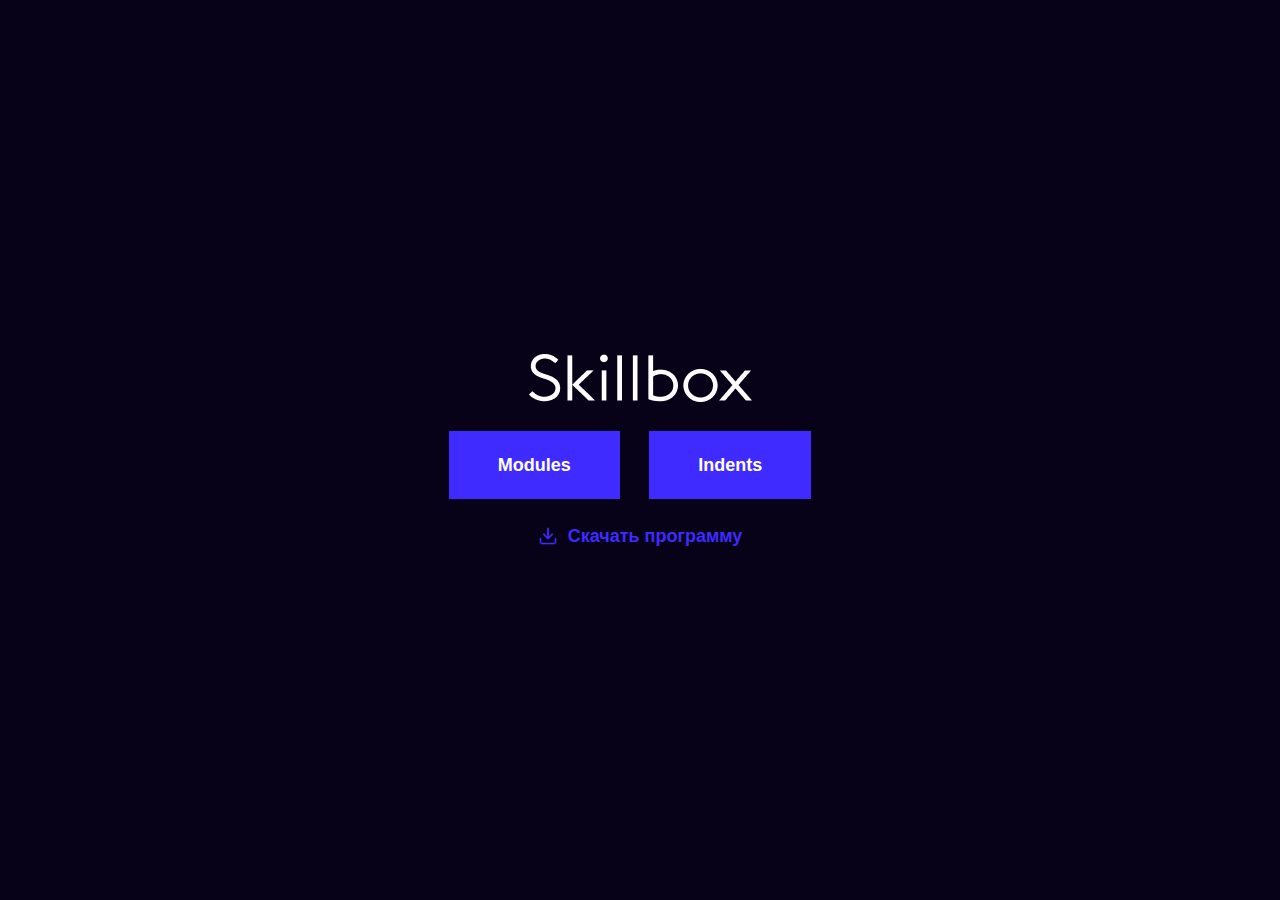
<file: index.html>
<!DOCTYPE html>
<html lang="ru">

<head>
  <meta charset="UTF-8">
  <meta name="viewport" content="width=device-width, initial-scale=1.0">
  <title>Document</title>
  <link rel="stylesheet" href="css/normalize.css">
  <link rel="stylesheet" href="css/style.css">
</head>

<body>
  <div class="main-content">
    <a class="logo1" href="https://skillbox.ru/" target="_blank">
      <img src="css/img/logo-light.png" alt="Логотип Skillbox">
    </a>
    <div class="mi">
        <a class="mi1" href="modules.html" target="_blank">Modules</a>
        <a class="mi1" href="article.html" target="_blank">Indents</a>
    </div>
    <a class="download" href="2.14_skillbox.docx" download>Скачать программу</a>
  </div>
</body>

</html>
</file>
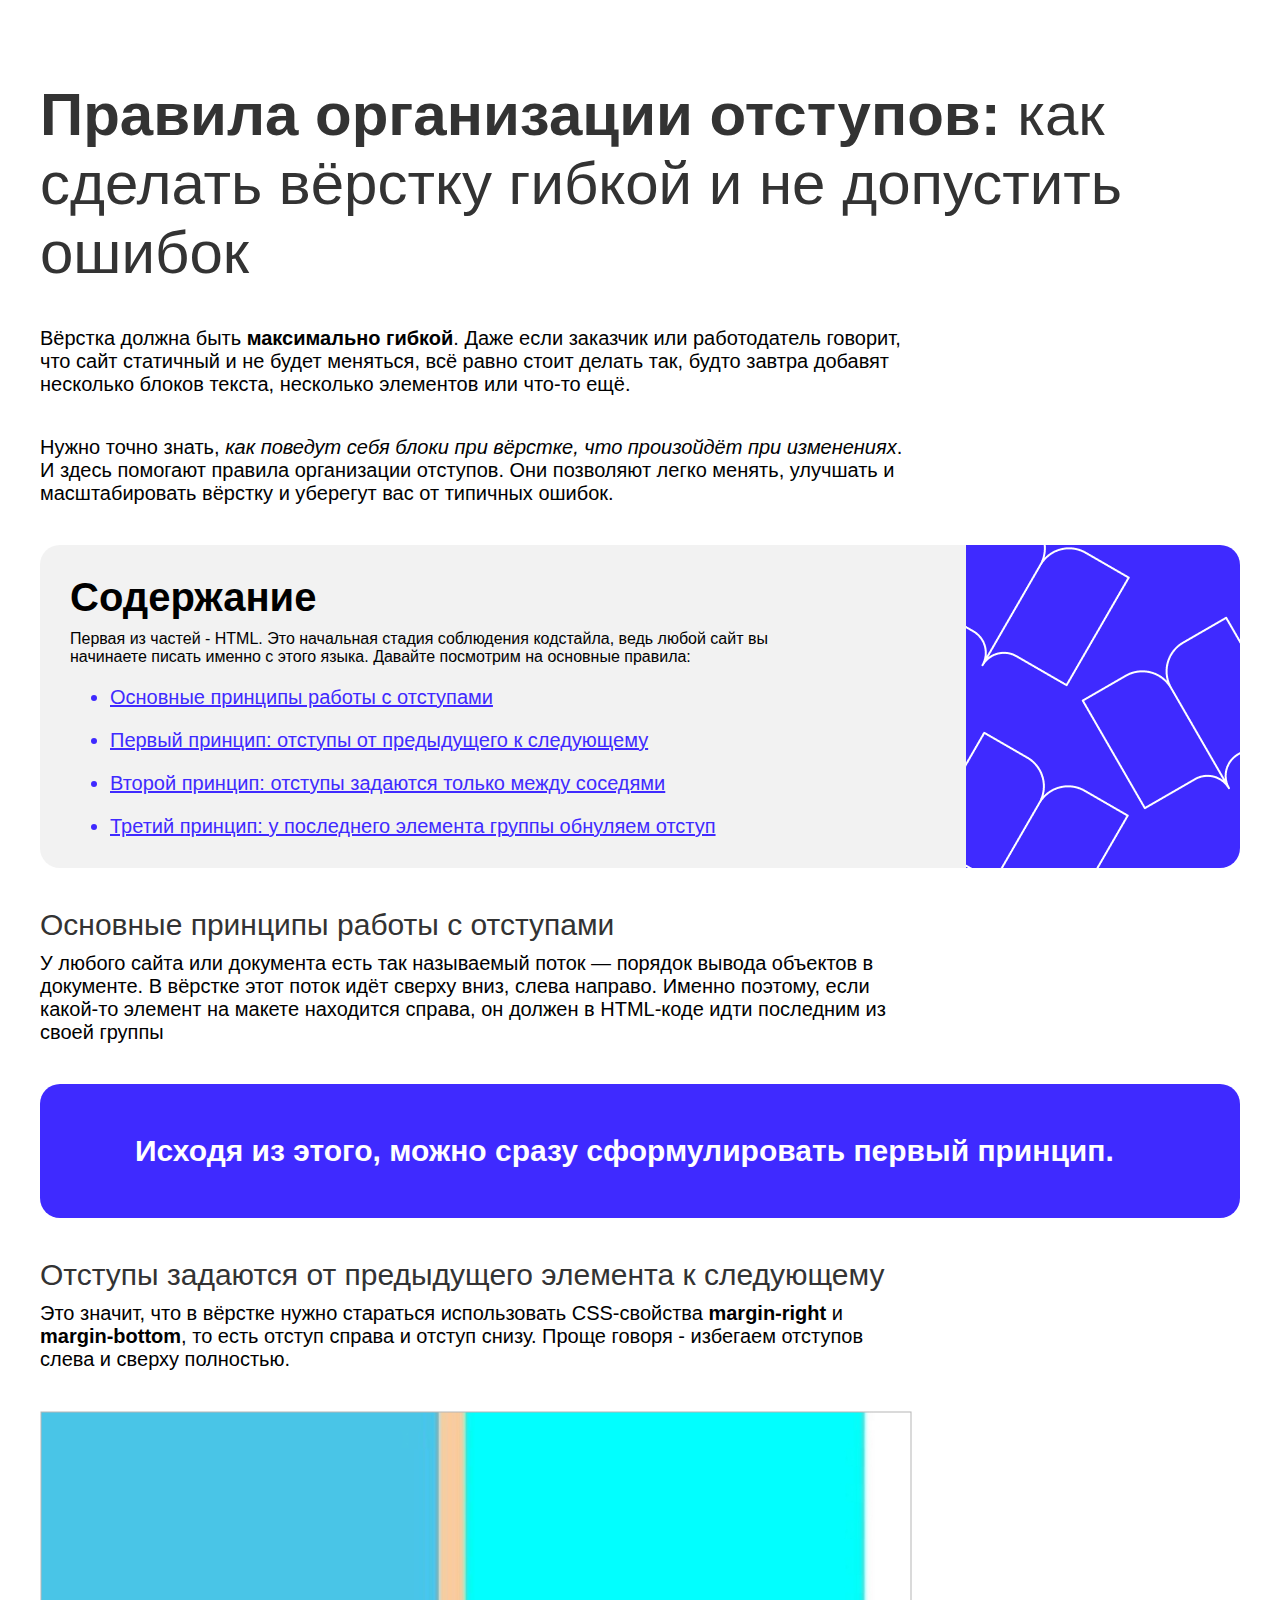
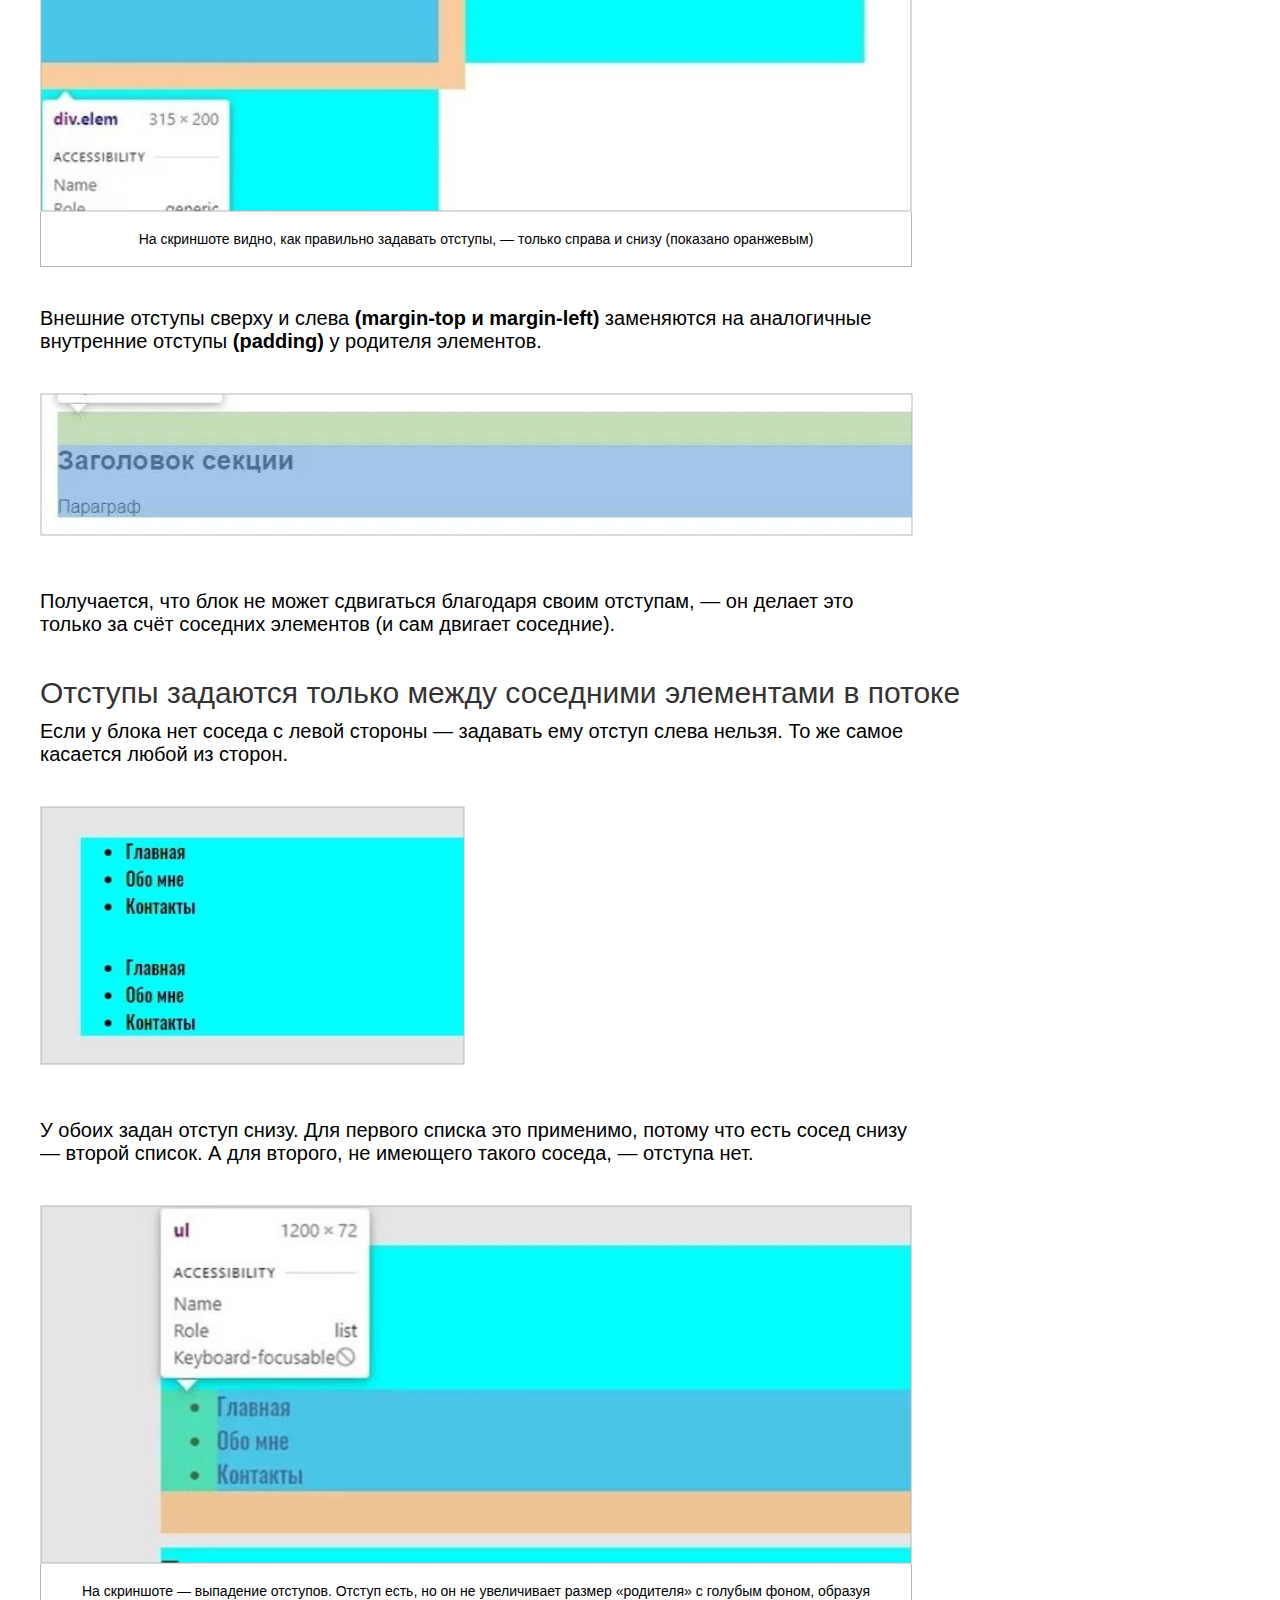
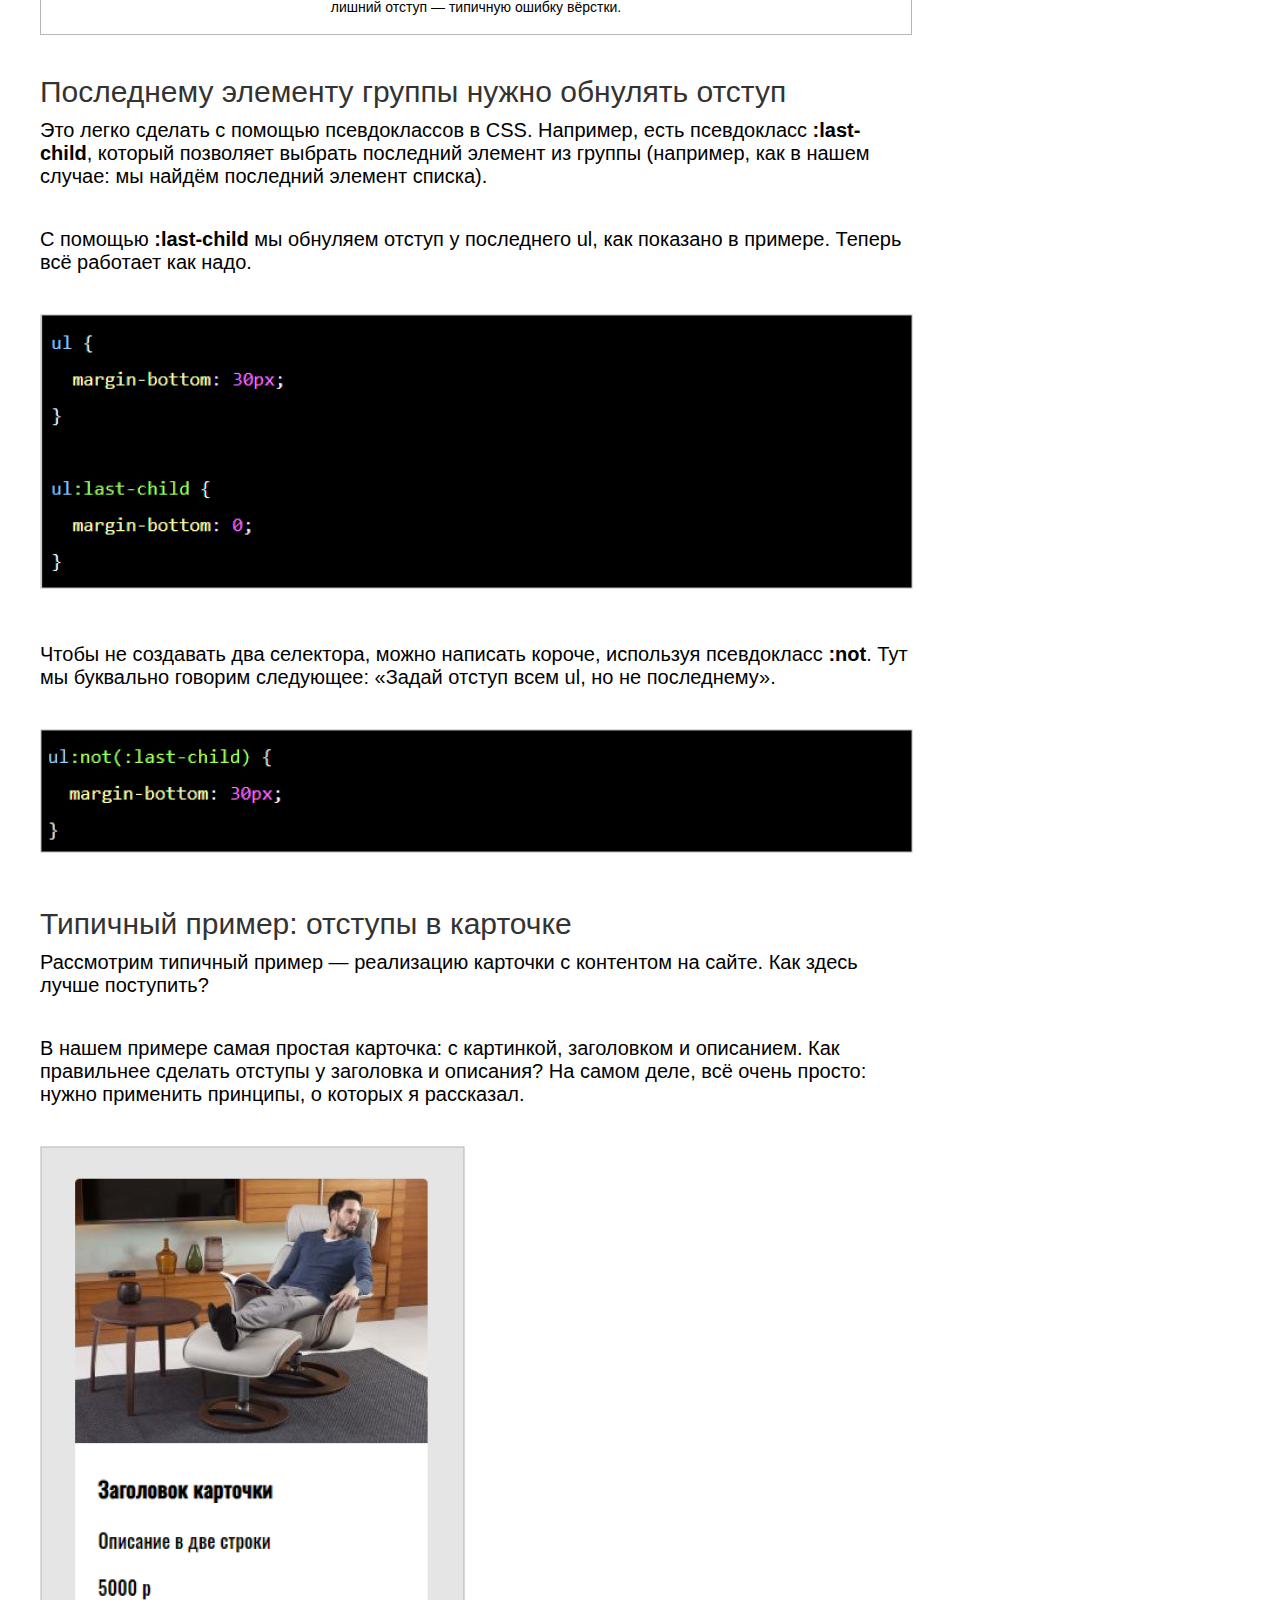
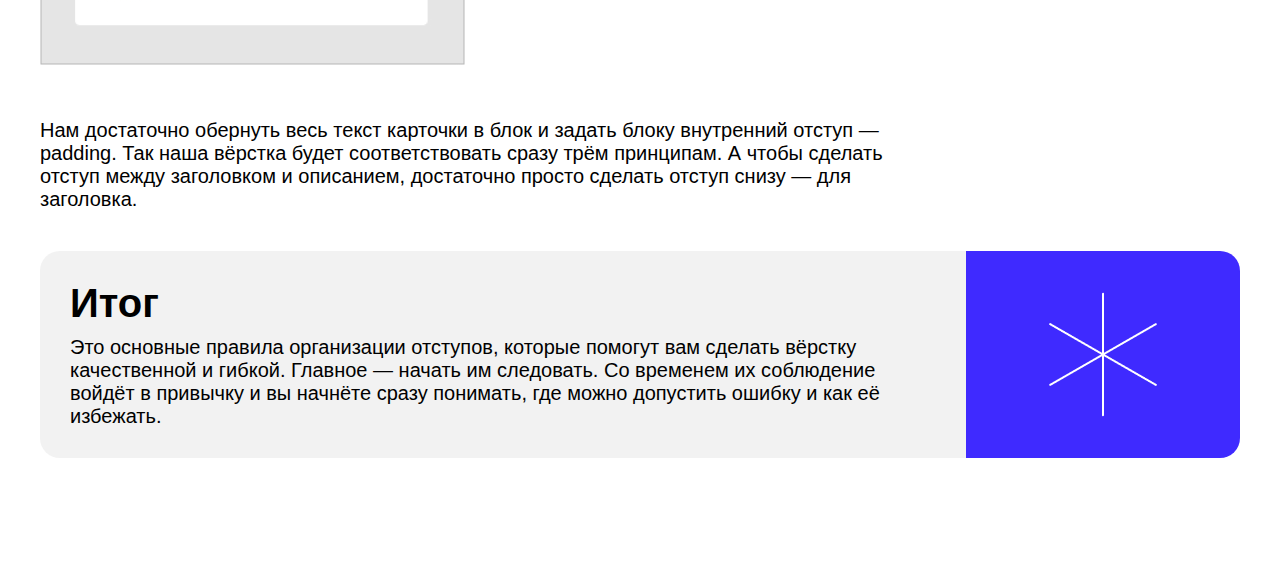
<file: article.html>
<!DOCTYPE html>
<html lang="ru">

<head>
  <meta charset="UTF-8">
  <meta name="viewport" content="width=device-width, initial-scale=1.0">
  <title>Document</title>
  <link rel="stylesheet" href="css/normalize.css">
  <link rel="stylesheet" href="css/style.css">
</head>

<body>
  <div class="container">
    <h1 class="about-layot"><b>Правила организации отступов:</b> как сделать вёрстку гибкой и не допустить ошибок</h1>
    <p class="layot-text">Вёрстка должна быть <strong>максимально гибкой</strong>. Даже если заказчик или работодатель говорит, что сайт
      статичный и не будет меняться, всё равно стоит делать так, будто завтра добавят несколько блоков текста,
      несколько элементов или что-то ещё.</p>
    <p class="layot-text2">Нужно точно знать, <i>как поведут себя блоки при вёрстке, что произойдёт при изменениях</i>. И здесь помогают
      правила организации отступов. Они позволяют легко менять, улучшать и масштабировать вёрстку и уберегут вас от
      типичных ошибок.</p>
    <div class="content">
      <h2 class="content-list">Содержание</h2>
      <p class="content-text">Первая из частей - HTML. Это начальная стадия соблюдения кодстайла, ведь любой сайт вы начинаете
        писать именно с
        этого языка. Давайте посмотрим на основные правила:</p>
      <ul class="content-items">
        <li class="item"><a href="#1">Основные принципы работы с отступами</a></li>
        <li class="item"><a href="#2">Первый принцип: отступы от предыдущего к следующему</a></li>
        <li class="item"><a href="#3">Второй принцип: отступы задаются только между соседями</a></li>
        <li class="item"><a href="#4">Третий принцип: у последнего элемента группы обнуляем отступ</a></li>
      </ul>
    </div>
    <div id="1">
      <h3 class="about-basic" >Основные принципы работы с отступами</h3>
      <p class="basic-text">У любого сайта или документа есть так называемый поток — порядок вывода объектов в документе. В
        вёрстке этот
        поток идёт сверху вниз, слева направо. Именно поэтому, если какой-то элемент на макете находится справа, он
        должен в HTML-коде идти последним из своей группы</p>
      <p class="border-text">Исходя из этого, можно сразу сформулировать первый принцип.</p>
    </div>
    <div id="2">
      <h3 class="about-margin">Отступы задаются от предыдущего элемента к следующему</h3>
      <p class="margin-text">Это значит, что в вёрстке нужно стараться использовать CSS-свойства <strong>margin-right</strong> и
        <strong>margin-bottom</strong>, то есть отступ справа и отступ снизу. Проще говоря - избегаем отступов слева
        и сверху полностью.
      </p>
      <figure class="img-block">
        <img class="img-margin" src="css/img/1.jpg" alt="img-margin">
        <figcaption class="img-block-text">На скриншоте видно, как правильно задавать отступы, — только справа и снизу (показано оранжевым)
        </figcaption>
      </figure>
      <p class="margin-text1">Внешние отступы сверху и слева <strong>(margin-top и margin-left)</strong> заменяются на аналогичные
        внутренние отступы <strong>(padding)</strong> у родителя элементов.
      </p>
      <img class="img-margin2" src="css/img/2.jpg" alt="img-margin2">
      <p class="margin-text2">Получается, что блок не может сдвигаться благодаря своим отступам, — он делает это только за счёт соседних
        элементов (и сам двигает соседние).
      </p>
    </div>
    <div id="3">
      <h3 class="about-neighbour-margin">Отступы задаются только между соседними элементами в потоке</h3>
      <p class="neighbour-margin-text">Если у блока нет соседа с левой стороны — задавать ему отступ слева нельзя. То же самое касается
        любой из
        сторон.
      </p>
      <img class="img-neighbour-margin" src="css/img/3.jpg" alt="img-neighbour-margin">
      <p class="neighbour-margin-text2">У обоих задан отступ снизу. Для первого списка это применимо, потому что есть сосед снизу — второй
        список. А
        для второго, не имеющего такого соседа, — отступа нет.
      </p>
      <figure class="img-block2">
        <img class="img-neighbour-margin2" src="css/img/4.jpg" alt="img-neighbour-margin2">
        <figcaption class="img-block-text2">На скриншоте — выпадение отступов. Отступ есть, но он не увеличивает размер «родителя» с голубым
          фоном, образуя лишний отступ — типичную ошибку вёрстки.
        </figcaption>
      </figure>
    </div>
    <div id="4">
      <h3 class="about-last-element">Последнему элементу группы нужно обнулять отступ</h3>
      <p class="last-element-text">Это легко сделать с помощью псевдоклассов в CSS. Например, есть псевдокласс <b>:last-child</b>, который
        позволяет выбрать последний элемент из группы (например, как в нашем случае: мы найдём последний элемент
        списка).
      </p>
      <p class="last-element-text2">С помощью <b>:last-child</b> мы обнуляем отступ у последнего ul, как показано в примере. Теперь всё
        работает
        как надо.
      </p>
      <img class="img-last-element" src="css/img/5.jpg" alt="img-last-element">
      <p class="last-element-text3">Чтобы не создавать два селектора, можно написать короче, используя псевдокласс <b>:not</b>. Тут мы
        буквально
        говорим следующее: «Задай отступ всем ul, но не последнему».
      </p>
      <img class="img-last-element2" src="css/img/6.jpg" alt="img-last-element2">
      <h3 class="about-card-margin">Типичный пример: отступы в карточке</h3>
      <p class="card-margin-text">Рассмотрим типичный пример — реализацию карточки с контентом на сайте. Как здесь лучше поступить?
      </p>
      <p class="card-margin-text1">В нашем примере самая простая карточка: с картинкой, заголовком и описанием. Как правильнее сделать отступы у
        заголовка и описания? На самом деле, всё очень просто: нужно применить принципы, о которых я рассказал.
      </p>
      <img class="img-card-margin" src="css/img/7.jpg" alt="img-card-margin">
      <p class="card-margin-text2">Нам достаточно обернуть весь текст карточки в блок и задать блоку внутренний отступ — padding. Так наша
        вёрстка будет соответствовать сразу трём принципам. А чтобы сделать отступ между заголовком и описанием,
        достаточно просто сделать отступ снизу — для заголовка.
      </p>
    </div>
    <div class="result">
      <h2 class="about-result">Итог</h2>
      <p class="about-result-text">Это основные правила организации отступов, которые помогут вам сделать вёрстку качественной и
        гибкой. Главное —
        начать им следовать. Со временем их соблюдение войдёт в привычку и вы начнёте сразу понимать, где можно
        допустить ошибку и как её избежать.
      </p>
    </div>
  </div>
</body>

</html>
</file>
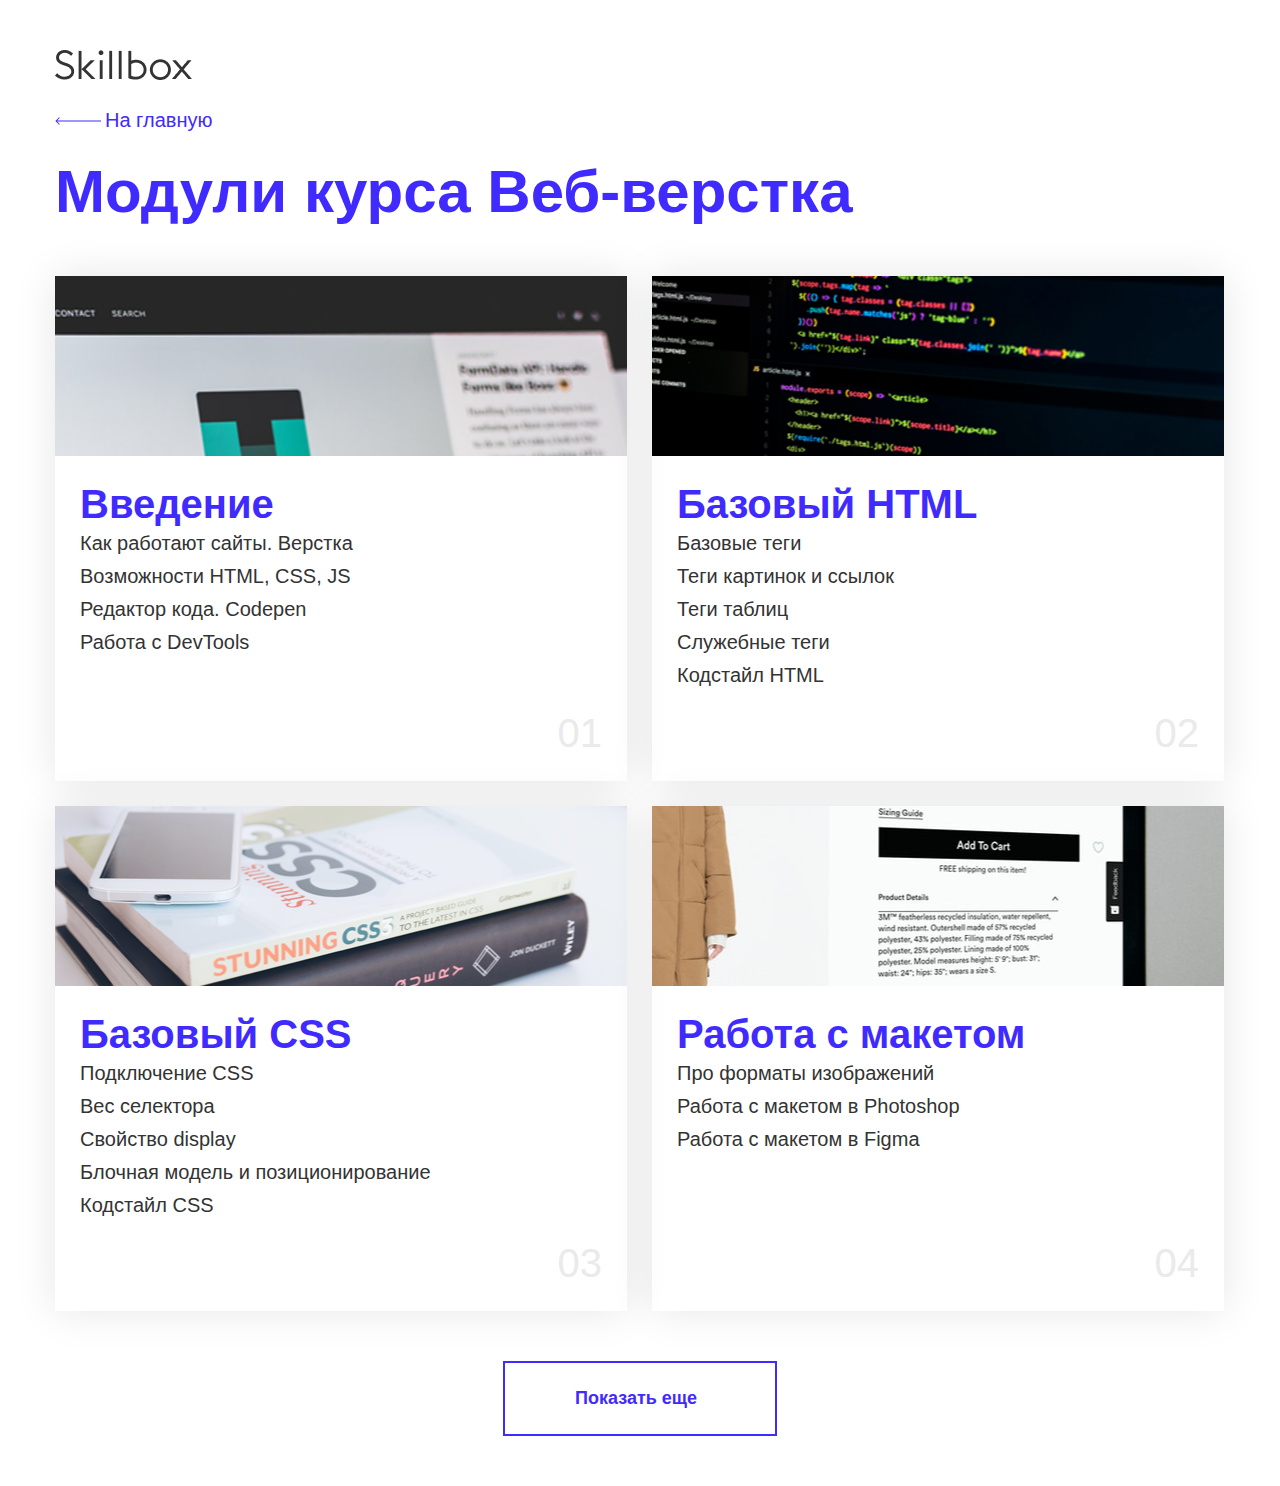
<file: modules.html>
<!DOCTYPE html>
<html lang="ru">
<head>
  <meta charset="UTF-8">
  <meta http-equiv="X-UA-Compatible" content="IE=edge">
  <meta name="viewport" content="width=device-width, initial-scale=1.0">
  <title>Document</title>
  <link rel="stylesheet" href="css/normalize.css">
  <link rel="stylesheet" href="css/style.css">
</head>
<body class="body">
  <div class="container1">
      <a  class="logo-png" href="https://skillbox.ru/" target="_blank"><img src="css/img/Vector (1).png" alt="logo-skillbox"></a>
      <a class="back-btn" href="index.html">На главную</a>
    <h1 class="about-modules">Модули курса Веб-верстка</h1>
    <ul class="modules-list">
      <li class="card">
        <h4 class="h-intro">Введение</h4>
        <ul class="intro">
          <li class="intro-items">Как работают сайты. Верстка</li>
          <li class="intro-items">Возможности HTML, CSS, JS</li>
          <li class="intro-items">Редактор кода. Codepen</li>
          <li class="intro-items">Работа с DevTools</li>
        </ul>
        <span class="number">01</span>
      </li>
      <li class="card">
        <h4 class="h-intro">Базовый HTML</h4>
        <ul class="intro">
          <li class="intro-items">Базовые теги</li>
          <li class="intro-items">Теги картинок и ссылок</li>
          <li class="intro-items">Теги таблиц</li>
          <li class="intro-items">Служебные теги</li>
          <li class="intro-items">Кодстайл HTML</li>
        </ul>
        <span class="number">02</span>
      </li>
      <li class="card">
        <h4 class="h-intro">Базовый CSS</h4>
        <ul class="intro">
          <li class="intro-items">Подключение CSS</li>
          <li class="intro-items">Вес селектора</li>
          <li class="intro-items">Свойство display</li>
          <li class="intro-items">Блочная модель и позиционирование</li>
          <li class="intro-items">Кодстайл CSS</li>
        </ul>
        <span class="number">03</span>
      </li>
      <li class="card">
        <h4 class="h-intro">Работа с макетом</h4>
        <ul class="intro">
          <li class="intro-items">Про форматы изображений</li>
          <li class="intro-items">Работа с макетом в Photoshop</li>
          <li class="intro-items">Работа с макетом в Figma</li>
        </ul>
        <span class="number">04</span>
      </li>
    </ul>
      <a class="btn-text" href="#">Показать еще</a>
  </div>
</body>
</html>
</file>
<file: css/style.css>
html {
  box-sizing: border-box;
}

*,
*::before,
*::after {
  box-sizing: inherit;
}

.main-content {
  display: flex;
  flex-direction: column;
  align-items: center;
  justify-content: center;
  color: #fff;
  background-color: #070217;
  height: 100vh;
}
.container{
  width: 1200px;
  margin: 0 auto;
}
.logo1 {
  margin-bottom: 49px;
  display: inline-block;
}

a {
  color: inherit;
  text-decoration: none;
}

.img-margin {
  max-width: 100%;
  margin-bottom: -5px;
}

.img-margin2 {
  max-width: 100%;
  margin-bottom: 50px;
}

.img-neighbour-margin {
  max-width: 100%;
  margin-bottom: 50px;
}

.img-neighbour-margin2 {
  max-width: 100%;
  margin-bottom: -5px;
}

.img-last-element {
  max-width: 100%;
  margin-bottom: 50px;
}

.img-last-element2 {
  max-width: 100%;
  margin-bottom: 50px;
}

.img-card-margin {
  max-width: 100%;
  margin-bottom: 50px;
}

body {
  font-family: Arial, Verdana, sans-serif;
}

.mi {
  margin-bottom: 50px;
  display: inline-block;
  margin-right: 20px;
}


.mi1 {
  padding: 24px 49px 24px 49px;
  font-weight: 700;
  font-size: 18px;
  background-color: #3f2aff;
  margin-right: 25px;
}
.mi1:last-child {
  padding: 24px 49px 24px 49px;
  font-weight: 700;
  font-size: 18px;
  background-color: #3f2aff;
  margin-right: 0px;
}
.download {
  font-weight: 700;
  font-size: 18px;
  color: #3f2aff;
  background-image: url(img/download.png);
  background-position: left center;
  background-size: 20px 20px;
  background-repeat: no-repeat;
  padding-left: 30px;
}

.about-layot {
  margin-bottom: 40px;
  font-weight: 400;
  font-size: 60px;
  color: #333;
}

.content-list {
  width: 692px;
  margin-bottom: 10px;
  list-style: disc;
  font-size: 40px;

}
.about-basic {
  font-size: 30px;
  font-weight: 400;
  margin-bottom: 10px;
  color: #333;

}

.about-margin {
  font-size: 30px;
  font-weight: 400;
  margin-bottom: 10px;
  color: #333;

}

.about-neighbour-margin {
  font-size: 30px;
  font-weight: 400;
  margin-bottom: 10px;
  color: #333;

}

.about-last-element {
  font-size: 30px;
  font-weight: 400;
  margin-bottom: 10px;
  color: #333;

}

.about-card-margin {
  font-size: 30px;
  font-weight: 400;
  margin-bottom: 10px;
  color: #333;

}

.about-result{
  width: 692px;
  margin-bottom: 10px;
  list-style: disc;
  font-size: 40px;
}

.layot-text {
  width: 872px;
  margin-bottom: 40px;
  font-size: 20px;
}

.layot-text2 {
  width: 872px;
  margin-bottom: 40px;
  font-size: 20px;
}

.content-text {
  margin-bottom: 20px;
  width: 700px;

}

.basic-text {
  width: 872px;
  margin-bottom: 40px;
  font-size: 20px;
}

.border-text {
  margin-bottom: 40px;
  width: 1200px;
  font-size: 30px;
  background-color: #3f2aff;
  border-radius: 20px;
  padding: 50px 95px 50px 95px;
  font-weight: 700;
  color: #fff;
}

.margin-text {
  margin-bottom: 40px;
  width: 872px;
  font-size: 20px;

}

.margin-text1 {
  margin-bottom: 40px;
  width: 872px;
  font-size: 20px;
}

.margin-text2 {
  width: 872px;
  margin-bottom: 40px;
  font-size: 20px;
}

.neighbour-margin-text{
  width: 872px;
  margin-bottom: 40px;
  font-size: 20px;
}

.neighbour-margin-text2 {
  margin-bottom: 40px;
  width: 872px;
  font-size: 20px;
}

.last-element-text {
  width: 872px;
  margin-bottom: 40px;
  font-size: 20px;
}

.last-element-text2 {
  margin-bottom: 40px;
  width: 872px;
  font-size: 20px;
}

.last-element-text3 {
  margin-bottom: 40px;
  width: 872px;
  font-size: 20px;
}

.card-margin-text {
  width: 872px;
  margin-bottom: 40px;
  font-size: 20px;
}

.card-margin-text1 {
  width: 872px;
  margin-bottom: 40px;
  font-size: 20px;
}

.card-margin-text2 {
  width: 872px;
  margin-bottom: 40px;
  font-size: 20px;
}

.about-result-text {
  margin-bottom: 0px;
  width: 872px;
  font-size: 20px;
}

.content {
  border-radius: 20px;
  padding: 30px;
  background-color: #f3f3f3;
  margin-bottom: 40px;
  background: #f2f2f2 url(img/decorate-1.png) right center no-repeat;

}

.result {
  border-radius: 20px;
  padding: 30px;
  background-color: #f3f3f3;
  margin-bottom: 40px;
  background: #f2f2f2 url(img/decorate-2.png) right center no-repeat;

}

.bbor {
  border-radius: 20px;
  padding: 50px 95px 50px 95px;
  width: 100%;
  font-weight: 700;
  font-size: 30px;
  color: #fff;
  background-color: #3f2aff;

}

.item {
  margin-bottom: 20px;
  color: #3f2aff;
  font-size: 20px;
  text-decoration: underline;
}
.item:last-child {
  margin-bottom: 0px;
  color: #3f2aff;
  font-size: 20px;
  text-decoration: underline;
}


.img-block-text {
  border: 1px solid #b6b6b6;
  padding: 19px;
  font-weight: 400;
  font-size: 14px;
  text-align: center;

}

.content-items {
  list-style: disc;

}


.img-block {
  display: inline-block;
  width: 872px;
  margin-bottom: 40px;

}
.img-block-text2 {
  border: 1px solid #b6b6b6;
  padding: 19px;
  font-weight: 400;
  font-size: 14px;
  text-align: center;
}
.img-block2 {
  display: inline-block;
  width: 872px;
  margin-bottom: 40px;

}

.body{
  background: #fff;
  height: 1477px;
}
.container1{
  max-width: 1200px;
  margin: 0 auto;
  color: #fff;
  padding-left: 15px;
  padding-right: 15px;
  padding-top: 50px;
  padding-bottom: 50px;
}

.logo-png{
  margin-bottom: 25px;
  display: inline-block
}

.back-btn{
  display: block;
  margin-bottom: 25px;
  text-decoration: none;
  color: #3F2AFF;
  font-style: normal;
  font-weight: 400;
  font-size: 20px;
  line-height: 23px;
  min-width: 108px;
  padding-left: 50px;
  background-image: url(img/Arrow.png);
  background-position: left center;
  background-repeat: no-repeat;


}

.about-modules{
  width: 1170px;
  min-height: 69px;
  font-style: normal;
  font-weight: 700;
  font-size: 60px;
  line-height: 69px;
  color: #3F2AFF;
  margin-bottom: 50px;

}
.modules-list{
  padding: 0px;
  font-size: 0px;
  margin-bottom: 25px;
}

.card{
  position: relative;
  display: inline-block;
  margin-right: 25px;
  margin-left: 0px;
  margin-bottom: 25px;
  min-width: 572px;
  min-height: 505px;
  box-shadow: 0.4em 0.4em 40px rgba(0,0,0,0.1);
  background-image: url(img/photo-1530435460869-d13625c69bbfcopy.png);
  background-repeat: no-repeat;
  vertical-align: bottom;
  padding-left: 25px;
  padding-top: 205px;
  padding-right: 25px;
  padding-bottom: 25px;
}
.card:nth-child(2n){
  margin-right: 0px;
  margin-left: 0px;
  margin-bottom: 25px;
  background-image: url(img/photo-1530435460869-d13625c69bbfcopy\(2\).png);


}
.card:nth-child(3n){
  margin-right: 25px;
  margin-left: 0px;
  background-image: url(img/photo-1530435460869-d13625c69bbfcopy\(3\).png);

}
.card.card:nth-child(4n){
  margin-right: 0px;
  margin-left: 0px;
  background-image: url(img/photo-1530435460869-d13625c69bbfcopy\(4\).png);

}
.h-intro{
  display: block;
  min-height: 46px;
  font-style: normal;
  font-weight: 700;
  font-size: 40px;
  line-height: 46px;
  color: #3f2aff;


}
.intro{
  padding: 0px;
}
.intro-items{
  min-height: 33px;
  font-style: normal;
  font-weight: 400;
  font-size: 20px;
  line-height: 165%;
  color: #333;
  list-style-type: none;

}

.number{
  position: absolute;
  bottom: 0px;
  text-align: right;
  color: #eaeaea;
  font-style: normal;
  font-weight: 400;
  font-size: 40px;
  line-height: 46px;
  right: 25px;
  bottom: 25px;
}

.btn-text{
  display: block;
  padding: 25px 70px;
  border: 2px solid #3F2AFF;
  color: #3F2AFF;
  width: 274px;
  font-style: normal;
  font-weight: 700;
  font-size: 18px;
  margin: 0 auto;
}
</file>
